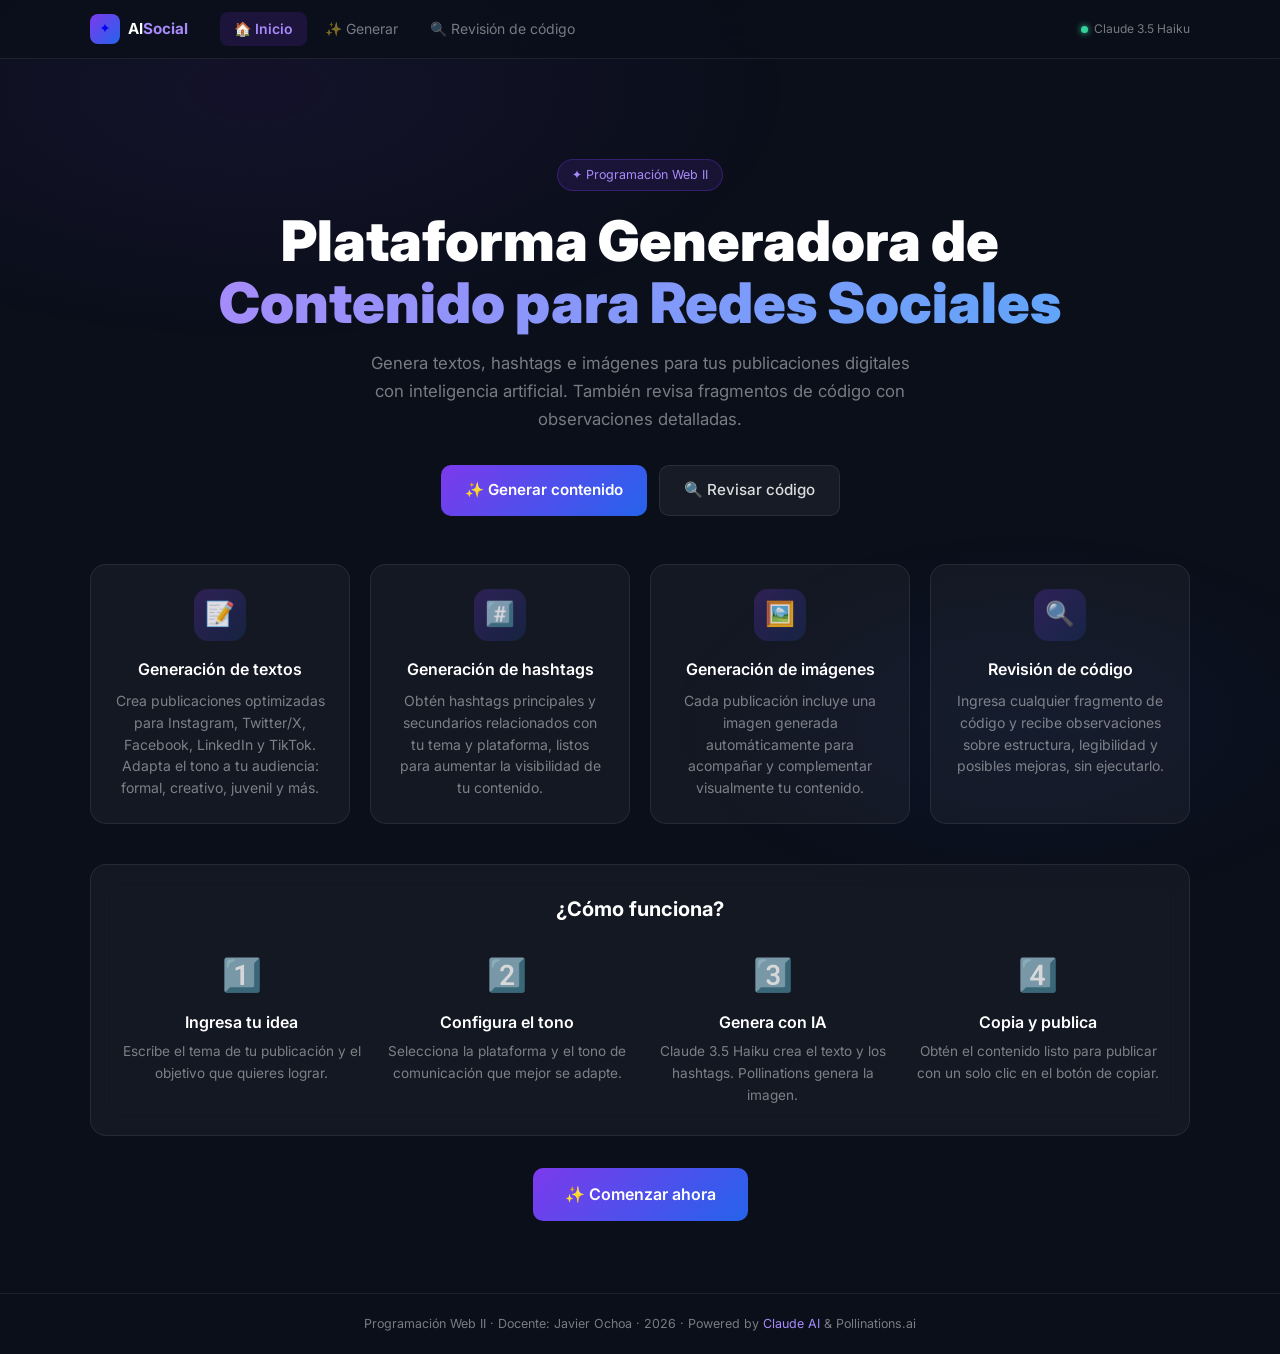
<file: index.html>
<!DOCTYPE html>
<html lang="es">
<head>
  <meta charset="UTF-8" />
  <meta name="viewport" content="width=device-width, initial-scale=1.0" />
  <title>AISocial — Plataforma Generadora de Contenido</title>
  <link rel="preconnect" href="https://fonts.googleapis.com" />
  <link href="https://fonts.googleapis.com/css2?family=Inter:wght@400;500;600;700;800;900&display=swap" rel="stylesheet" />
  <link rel="stylesheet" href="assets/styles.css" />
</head>
<body>

  <!-- ══ NAVBAR ══════════════════════════════════════════════ -->
  <nav class="navbar">
    <div class="navbar-inner">
      <a href="index.html" class="navbar-brand">
        <div class="navbar-logo">✦</div>
        <span class="navbar-title">AI<span>Social</span></span>
      </a>

      <div class="navbar-links">
        <a href="index.html"   class="nav-link active">🏠 Inicio</a>
        <a href="generar.html" class="nav-link">✨ Generar</a>
        <a href="revision.html" class="nav-link">🔍 Revisión de código</a>
      </div>

      <div class="navbar-status">
        <div class="status-dot"></div>
        <span class="status-label">Claude 3.5 Haiku</span>
      </div>
    </div>
  </nav>

  <!-- ══ HERO ════════════════════════════════════════════════ -->
  <main class="page">
    <div class="container">

      <section class="hero">
        <div class="hero-badge">✦ Programación Web II </div>
        <h1 class="hero-title">
          Plataforma Generadora de<br>
          <span class="gradient-text">Contenido para Redes Sociales</span>
        </h1>
        <p class="hero-sub">
          Genera textos, hashtags e imágenes para tus publicaciones digitales con inteligencia artificial.
          También revisa fragmentos de código con observaciones detalladas.
        </p>
        <div class="hero-actions">
          <a href="generar.html" class="btn-primary">✨ Generar contenido</a>
          <a href="revision.html" class="btn-secondary">🔍 Revisar código</a>
        </div>
      </section>

      <!-- ══ FEATURES ══════════════════════════════════════════ -->
      <div class="features-grid">

        <div class="feature-card">
          <div class="feature-icon">📝</div>
          <h3 class="feature-title">Generación de textos</h3>
          <p class="feature-desc">
            Crea publicaciones optimizadas para Instagram, Twitter/X, Facebook, LinkedIn y TikTok.
            Adapta el tono a tu audiencia: formal, creativo, juvenil y más.
          </p>
        </div>

        <div class="feature-card">
          <div class="feature-icon">#️⃣</div>
          <h3 class="feature-title">Generación de hashtags</h3>
          <p class="feature-desc">
            Obtén hashtags principales y secundarios relacionados con tu tema y plataforma,
            listos para aumentar la visibilidad de tu contenido.
          </p>
        </div>

        <div class="feature-card">
          <div class="feature-icon">🖼️</div>
          <h3 class="feature-title">Generación de imágenes</h3>
          <p class="feature-desc">
            Cada publicación incluye una imagen generada automáticamente para acompañar
            y complementar visualmente tu contenido.
          </p>
        </div>

        <div class="feature-card">
          <div class="feature-icon">🔍</div>
          <h3 class="feature-title">Revisión de código</h3>
          <p class="feature-desc">
            Ingresa cualquier fragmento de código y recibe observaciones sobre estructura,
            legibilidad y posibles mejoras, sin ejecutarlo.
          </p>
        </div>

      </div>

      <!-- ══ HOW IT WORKS ══════════════════════════════════════ -->
      <div class="card card-body" style="margin-bottom: 32px;">
        <h2 style="color:white; font-weight:700; font-size:1.25rem; margin-bottom:24px; text-align:center;">
          ¿Cómo funciona?
        </h2>
        <div style="display:grid; grid-template-columns:repeat(auto-fit,minmax(200px,1fr)); gap:20px;">

          <div style="text-align:center;">
            <div style="font-size:2rem; margin-bottom:10px;">1️⃣</div>
            <h4 style="color:white; font-weight:600; margin-bottom:6px;">Ingresa tu idea</h4>
            <p style="color:var(--muted); font-size:0.85rem;">
              Escribe el tema de tu publicación y el objetivo que quieres lograr.
            </p>
          </div>

          <div style="text-align:center;">
            <div style="font-size:2rem; margin-bottom:10px;">2️⃣</div>
            <h4 style="color:white; font-weight:600; margin-bottom:6px;">Configura el tono</h4>
            <p style="color:var(--muted); font-size:0.85rem;">
              Selecciona la plataforma y el tono de comunicación que mejor se adapte.
            </p>
          </div>

          <div style="text-align:center;">
            <div style="font-size:2rem; margin-bottom:10px;">3️⃣</div>
            <h4 style="color:white; font-weight:600; margin-bottom:6px;">Genera con IA</h4>
            <p style="color:var(--muted); font-size:0.85rem;">
              Claude 3.5 Haiku crea el texto y los hashtags. Pollinations genera la imagen.
            </p>
          </div>

          <div style="text-align:center;">
            <div style="font-size:2rem; margin-bottom:10px;">4️⃣</div>
            <h4 style="color:white; font-weight:600; margin-bottom:6px;">Copia y publica</h4>
            <p style="color:var(--muted); font-size:0.85rem;">
              Obtén el contenido listo para publicar con un solo clic en el botón de copiar.
            </p>
          </div>

        </div>
      </div>

      <!-- ══ CTA ════════════════════════════════════════════════ -->
      <div style="text-align:center; padding-bottom:32px;">
        <a href="generar.html" class="btn-primary" style="font-size:1rem; padding:14px 32px;">
          ✨ Comenzar ahora
        </a>
      </div>

    </div>
  </main>

  <!-- ══ FOOTER ════════════════════════════════════════════════ -->
  <footer style="border-top:1px solid var(--border); padding:20px 24px; text-align:center; position:relative; z-index:1;">
    <p style="color:var(--muted); font-size:0.78rem;">
      Programación Web II · Docente: Javier Ochoa · 2026 ·
      Powered by <span style="color:var(--violet-lt);">Claude AI</span> &amp; Pollinations.ai
    </p>
  </footer>

</body>
</html>
</file>
<file: assets/styles.css>
/* ═══════════════════════════════════════════════════════════════
   AISocial — Estilos globales (vanilla CSS, sin framework)
   ═══════════════════════════════════════════════════════════════ */

/* ── Variables ──────────────────────────────────────────────── */
:root {
  --bg-base:    #0b0f1a;
  --bg-card:    rgba(255, 255, 255, 0.04);
  --border:     rgba(255, 255, 255, 0.08);
  --violet:     #7c3aed;
  --violet-lt:  #a78bfa;
  --blue:       #2563eb;
  --text:       rgba(255, 255, 255, 0.85);
  --muted:      rgba(255, 255, 255, 0.45);
  --success:    #34d399;
  --warning:    #fbbf24;
  --danger:     #f87171;
  --radius:     16px;
  --radius-sm:  10px;
  --radius-xs:  8px;
}

/* ── Reset ──────────────────────────────────────────────────── */
*, *::before, *::after { box-sizing: border-box; margin: 0; padding: 0; }

html { scroll-behavior: smooth; }

body {
  background-color: var(--bg-base);
  color: var(--text);
  font-family: 'Inter', system-ui, -apple-system, sans-serif;
  -webkit-font-smoothing: antialiased;
  min-height: 100vh;
  line-height: 1.6;
}

/* ── Fondo con gradiente sutil ──────────────────────────────── */
body::before {
  content: '';
  position: fixed;
  inset: 0;
  background:
    radial-gradient(ellipse 60% 40% at 20% 10%, rgba(124, 58, 237, 0.08) 0%, transparent 70%),
    radial-gradient(ellipse 40% 30% at 80% 80%, rgba(37, 99, 235, 0.06) 0%, transparent 70%);
  pointer-events: none;
  z-index: 0;
}

/* ── Navbar ─────────────────────────────────────────────────── */
.navbar {
  position: sticky;
  top: 0;
  z-index: 50;
  background: rgba(11, 15, 26, 0.85);
  backdrop-filter: blur(16px);
  -webkit-backdrop-filter: blur(16px);
  border-bottom: 1px solid var(--border);
  padding: 0 24px;
}

.navbar-inner {
  max-width: 1100px;
  margin: 0 auto;
  display: flex;
  align-items: center;
  height: 58px;
  gap: 32px;
}

.navbar-brand {
  display: flex;
  align-items: center;
  gap: 8px;
  text-decoration: none;
  flex-shrink: 0;
}

.navbar-logo {
  width: 30px;
  height: 30px;
  border-radius: var(--radius-xs);
  background: linear-gradient(135deg, var(--violet), var(--blue));
  display: flex;
  align-items: center;
  justify-content: center;
  font-size: 0.85rem;
}

.navbar-title {
  color: white;
  font-weight: 700;
  font-size: 0.95rem;
}

.navbar-title span { color: var(--violet-lt); }

.navbar-links {
  display: flex;
  gap: 4px;
}

.nav-link {
  display: flex;
  align-items: center;
  gap: 6px;
  padding: 6px 14px;
  border-radius: var(--radius-xs);
  font-size: 0.875rem;
  font-weight: 400;
  color: var(--muted);
  text-decoration: none;
  transition: all 0.2s;
}

.nav-link:hover {
  color: var(--violet-lt);
  background: rgba(124, 58, 237, 0.1);
}

.nav-link.active {
  color: var(--violet-lt);
  background: rgba(124, 58, 237, 0.15);
  font-weight: 600;
}

.navbar-status {
  margin-left: auto;
  display: flex;
  align-items: center;
  gap: 6px;
}

.status-dot {
  width: 7px;
  height: 7px;
  border-radius: 50%;
  background: var(--success);
  box-shadow: 0 0 6px var(--success);
}

.status-label {
  font-size: 0.75rem;
  color: var(--muted);
}

/* ── Layout ─────────────────────────────────────────────────── */
.page {
  position: relative;
  z-index: 1;
  min-height: calc(100vh - 58px);
  padding: 40px 16px;
}

.container {
  max-width: 1100px;
  margin: 0 auto;
}

/* ── Page header ────────────────────────────────────────────── */
.page-header {
  text-align: center;
  margin-bottom: 40px;
}

.page-title {
  font-size: clamp(1.75rem, 4vw, 2.5rem);
  font-weight: 800;
  color: white;
  margin-bottom: 10px;
  line-height: 1.2;
}

.page-subtitle {
  color: var(--muted);
  font-size: 0.95rem;
  max-width: 520px;
  margin: 0 auto;
}

/* ── Gradient text ──────────────────────────────────────────── */
.gradient-text {
  background: linear-gradient(135deg, var(--violet-lt), #60a5fa);
  -webkit-background-clip: text;
  -webkit-text-fill-color: transparent;
  background-clip: text;
}

/* ── Cards ──────────────────────────────────────────────────── */
.card {
  background: var(--bg-card);
  border: 1px solid var(--border);
  border-radius: var(--radius);
  backdrop-filter: blur(12px);
  -webkit-backdrop-filter: blur(12px);
}

.card-body { padding: 28px; }
.card-body-sm { padding: 20px; }
.card-body-xs { padding: 16px; }

/* ── Card header row ────────────────────────────────────────── */
.card-header {
  display: flex;
  align-items: center;
  gap: 10px;
  margin-bottom: 24px;
}

.card-icon {
  background: rgba(124, 58, 237, 0.18);
  border-radius: var(--radius-sm);
  padding: 8px;
  display: flex;
  align-items: center;
  justify-content: center;
}

.card-title {
  color: white;
  font-weight: 600;
  font-size: 1rem;
}

/* ── Two-column grid ────────────────────────────────────────── */
.grid-2 {
  display: grid;
  grid-template-columns: repeat(auto-fit, minmax(320px, 1fr));
  gap: 24px;
  align-items: start;
}

/* ── Feature cards (home) ───────────────────────────────────── */
.features-grid {
  display: grid;
  grid-template-columns: repeat(auto-fit, minmax(240px, 1fr));
  gap: 20px;
  margin-bottom: 40px;
}

.feature-card {
  background: var(--bg-card);
  border: 1px solid var(--border);
  border-radius: var(--radius);
  padding: 24px;
  text-align: center;
  transition: border-color 0.2s, transform 0.2s;
}

.feature-card:hover {
  border-color: rgba(124, 58, 237, 0.4);
  transform: translateY(-2px);
}

.feature-icon {
  width: 52px;
  height: 52px;
  border-radius: 14px;
  background: linear-gradient(135deg, rgba(124,58,237,0.25), rgba(37,99,235,0.15));
  display: flex;
  align-items: center;
  justify-content: center;
  margin: 0 auto 16px;
  font-size: 1.5rem;
}

.feature-title {
  color: white;
  font-weight: 600;
  font-size: 1rem;
  margin-bottom: 8px;
}

.feature-desc {
  color: var(--muted);
  font-size: 0.875rem;
  line-height: 1.55;
}

/* ── Hero section (home) ────────────────────────────────────── */
.hero {
  text-align: center;
  padding: 60px 16px 48px;
}

.hero-badge {
  display: inline-flex;
  align-items: center;
  gap: 6px;
  background: rgba(124, 58, 237, 0.12);
  border: 1px solid rgba(124, 58, 237, 0.3);
  border-radius: 20px;
  padding: 5px 14px;
  font-size: 0.78rem;
  color: var(--violet-lt);
  margin-bottom: 20px;
}

.hero-title {
  font-size: clamp(2rem, 5vw, 3.5rem);
  font-weight: 900;
  color: white;
  line-height: 1.1;
  margin-bottom: 16px;
}

.hero-sub {
  font-size: 1.05rem;
  color: var(--muted);
  max-width: 560px;
  margin: 0 auto 32px;
  line-height: 1.65;
}

.hero-actions {
  display: flex;
  gap: 12px;
  justify-content: center;
  flex-wrap: wrap;
}

/* ── Buttons ─────────────────────────────────────────────────── */
.btn-primary {
  display: inline-flex;
  align-items: center;
  justify-content: center;
  gap: 8px;
  background: linear-gradient(135deg, var(--violet), var(--blue));
  color: white;
  border: none;
  border-radius: var(--radius-sm);
  font-weight: 600;
  font-size: 0.95rem;
  cursor: pointer;
  padding: 12px 24px;
  text-decoration: none;
  transition: opacity 0.2s, transform 0.15s;
}

.btn-primary:hover:not(:disabled) { opacity: 0.88; transform: translateY(-1px); }
.btn-primary:disabled { opacity: 0.5; cursor: not-allowed; }

.btn-secondary {
  display: inline-flex;
  align-items: center;
  justify-content: center;
  gap: 8px;
  background: rgba(255, 255, 255, 0.05);
  border: 1px solid var(--border);
  color: var(--text);
  border-radius: var(--radius-sm);
  font-weight: 500;
  font-size: 0.95rem;
  cursor: pointer;
  padding: 12px 24px;
  text-decoration: none;
  transition: all 0.2s;
}

.btn-secondary:hover { background: rgba(124, 58, 237, 0.1); border-color: rgba(124, 58, 237, 0.4); color: var(--violet-lt); }

.btn-ghost {
  display: inline-flex;
  align-items: center;
  justify-content: center;
  gap: 6px;
  background: rgba(255, 255, 255, 0.06);
  border: 1px solid rgba(255, 255, 255, 0.1);
  color: var(--muted);
  border-radius: var(--radius-xs);
  font-size: 0.78rem;
  cursor: pointer;
  padding: 6px 12px;
  transition: all 0.2s;
}

.btn-ghost:hover { background: rgba(124, 58, 237, 0.15); border-color: rgba(124, 58, 237, 0.4); color: var(--violet-lt); }

/* ── Forms ──────────────────────────────────────────────────── */
.form { display: flex; flex-direction: column; gap: 18px; }

.field { display: flex; flex-direction: column; gap: 6px; }

.field-row {
  display: grid;
  grid-template-columns: 1fr 1fr;
  gap: 12px;
}

label.field-label {
  font-size: 0.8rem;
  font-weight: 500;
  color: var(--muted);
  text-transform: uppercase;
  letter-spacing: 0.04em;
}

.input {
  width: 100%;
  background: rgba(255, 255, 255, 0.05);
  border: 1px solid var(--border);
  border-radius: var(--radius-sm);
  color: var(--text);
  font-size: 0.9rem;
  font-family: inherit;
  padding: 10px 14px;
  outline: none;
  transition: border-color 0.2s;
}

.input:focus { border-color: rgba(124, 58, 237, 0.6); }
.input::placeholder { color: var(--muted); }
.input:disabled { opacity: 0.5; cursor: not-allowed; }
.input.error { border-color: rgba(239, 68, 68, 0.6); }

textarea.input { resize: vertical; min-height: 80px; }
select.input { cursor: pointer; }
select.input option { background: #1e1b2e; }

.field-error {
  color: var(--danger);
  font-size: 0.78rem;
}

/* ── Code textarea ──────────────────────────────────────────── */
.code-input {
  font-family: 'Fira Code', 'Cascadia Code', 'Consolas', monospace;
  font-size: 0.875rem;
  line-height: 1.7;
  min-height: 200px;
  tab-size: 2;
}

/* ── Alerts ─────────────────────────────────────────────────── */
.alert {
  display: flex;
  align-items: flex-start;
  gap: 10px;
  border-radius: var(--radius-sm);
  padding: 12px 16px;
  font-size: 0.875rem;
}

.alert-error {
  background: rgba(239, 68, 68, 0.08);
  border: 1px solid rgba(239, 68, 68, 0.3);
  color: var(--danger);
}

.alert-warning {
  background: rgba(245, 158, 11, 0.08);
  border: 1px solid rgba(245, 158, 11, 0.3);
  color: var(--warning);
}

.alert-success {
  background: rgba(52, 211, 153, 0.08);
  border: 1px solid rgba(52, 211, 153, 0.3);
  color: var(--success);
}

/* ── Badges / Pills ─────────────────────────────────────────── */
.badge {
  display: inline-block;
  font-size: 0.72rem;
  padding: 3px 10px;
  border-radius: 20px;
  font-weight: 500;
  text-transform: capitalize;
}

.badge-violet { background: rgba(124, 58, 237, 0.2); color: var(--violet-lt); }
.badge-muted  { background: rgba(255, 255, 255, 0.07); color: var(--muted); }
.badge-amber  { background: rgba(245, 158, 11, 0.15); color: var(--warning); }
.badge-blue   { background: rgba(37, 99, 235, 0.2); color: #60a5fa; }

/* ── Hashtag pills ──────────────────────────────────────────── */
.hashtag { color: #60a5fa; font-size: 0.875rem; }
.hashtag-pill {
  background: rgba(255, 255, 255, 0.04);
  border: 1px solid rgba(255, 255, 255, 0.1);
  color: var(--muted);
  font-size: 0.78rem;
  padding: 4px 12px;
  border-radius: 20px;
}

/* ── Result post preview ────────────────────────────────────── */
.post-header {
  display: flex;
  align-items: center;
  gap: 10px;
  margin-bottom: 16px;
}

.post-avatar {
  width: 36px;
  height: 36px;
  border-radius: 50%;
  background: linear-gradient(135deg, var(--violet), var(--blue));
  display: flex;
  align-items: center;
  justify-content: center;
  font-size: 0.7rem;
  font-weight: 700;
  color: white;
  flex-shrink: 0;
}

.post-meta { flex: 1; }
.post-name { color: white; font-size: 0.875rem; font-weight: 600; }
.post-time { color: rgba(255, 255, 255, 0.35); font-size: 0.72rem; }

/* ── Image container ────────────────────────────────────────── */
.img-container {
  position: relative;
  margin-bottom: 14px;
  border-radius: 12px;
  overflow: hidden;
}

.img-container img {
  width: 100%;
  max-height: 300px;
  object-fit: cover;
  display: block;
}

.img-badge {
  position: absolute;
  bottom: 8px;
  right: 8px;
  background: rgba(0, 0, 0, 0.6);
  color: white;
  font-size: 0.68rem;
  padding: 2px 8px;
  border-radius: 20px;
}

.img-placeholder {
  height: 140px;
  border-radius: 12px;
  background: rgba(124, 58, 237, 0.08);
  border: 1px dashed rgba(124, 58, 237, 0.3);
  display: flex;
  align-items: center;
  justify-content: center;
  color: rgba(255, 255, 255, 0.3);
  font-size: 0.875rem;
  margin-bottom: 14px;
}

/* ── Code review output ─────────────────────────────────────── */
.review-output {
  background: rgba(255, 255, 255, 0.02);
  border: 1px solid var(--border);
  border-radius: var(--radius-sm);
  padding: 18px;
  font-size: 0.875rem;
  line-height: 1.75;
  color: rgba(255, 255, 255, 0.8);
  white-space: pre-wrap;
  word-break: break-word;
}

.review-section {
  margin-bottom: 16px;
  padding-bottom: 16px;
  border-bottom: 1px solid var(--border);
}

.review-section:last-child { border-bottom: none; margin-bottom: 0; padding-bottom: 0; }

.review-section-title {
  color: var(--violet-lt);
  font-weight: 600;
  font-size: 0.8rem;
  text-transform: uppercase;
  letter-spacing: 0.06em;
  margin-bottom: 8px;
}

/* ── Collapsible ────────────────────────────────────────────── */
.collapsible-btn {
  display: flex;
  align-items: center;
  justify-content: space-between;
  width: 100%;
  background: none;
  border: none;
  cursor: pointer;
  padding: 0;
  color: var(--violet-lt);
  font-size: 0.85rem;
  font-weight: 500;
}

.collapsible-content {
  margin-top: 10px;
  color: var(--muted);
  font-size: 0.85rem;
  line-height: 1.65;
  border-top: 1px solid var(--border);
  padding-top: 10px;
}

/* ── Meta info table ─────────────────────────────────────────── */
.meta-table { display: flex; flex-direction: column; gap: 6px; }
.meta-row {
  display: flex;
  justify-content: space-between;
  font-size: 0.8rem;
}
.meta-key { color: var(--muted); }
.meta-val { color: rgba(255, 255, 255, 0.7); font-weight: 500; text-transform: capitalize; }

/* ── Skeleton loading ─────────────────────────────────────────── */
@keyframes pulse { 0%, 100% { opacity: 0.4; } 50% { opacity: 0.1; } }
.skeleton {
  background: rgba(255, 255, 255, 0.08);
  border-radius: 6px;
  animation: pulse 1.5s ease-in-out infinite;
}

/* ── Spinner ─────────────────────────────────────────────────── */
@keyframes spin { to { transform: rotate(360deg); } }
.spinner {
  display: inline-block;
  width: 18px;
  height: 18px;
  border: 3px solid rgba(255, 255, 255, 0.25);
  border-top-color: white;
  border-radius: 50%;
  animation: spin 0.75s linear infinite;
  flex-shrink: 0;
}

/* ── Animations ──────────────────────────────────────────────── */
@keyframes fadeIn {
  from { opacity: 0; transform: translateY(10px); }
  to   { opacity: 1; transform: none; }
}
.fade-in { animation: fadeIn 0.3s ease both; }

/* ── Twitter counter ─────────────────────────────────────────── */
.char-counter {
  font-size: 0.72rem;
  text-align: right;
  color: var(--muted);
  margin-top: 4px;
  transition: color 0.2s;
}
.char-counter.over { color: var(--danger); }

/* ── Empty state ─────────────────────────────────────────────── */
.empty-state {
  padding: 64px 24px;
  text-align: center;
}

.empty-icon {
  width: 64px;
  height: 64px;
  background: rgba(124, 58, 237, 0.12);
  border-radius: 50%;
  display: flex;
  align-items: center;
  justify-content: center;
  margin: 0 auto 16px;
  font-size: 1.75rem;
}

.empty-title { color: white; font-weight: 600; margin-bottom: 8px; }
.empty-desc { color: var(--muted); font-size: 0.875rem; }

/* ── Scrollbar ──────────────────────────────────────────────── */
::-webkit-scrollbar { width: 6px; }
::-webkit-scrollbar-track { background: transparent; }
::-webkit-scrollbar-thumb { background: rgba(255, 255, 255, 0.12); border-radius: 3px; }

/* ── Responsive ──────────────────────────────────────────────── */
@media (max-width: 640px) {
  .navbar-inner { gap: 16px; }
  .field-row { grid-template-columns: 1fr; }
  .hero-title { font-size: 2rem; }
  .card-body { padding: 20px; }
  .features-grid { grid-template-columns: 1fr; }
}
</file>
